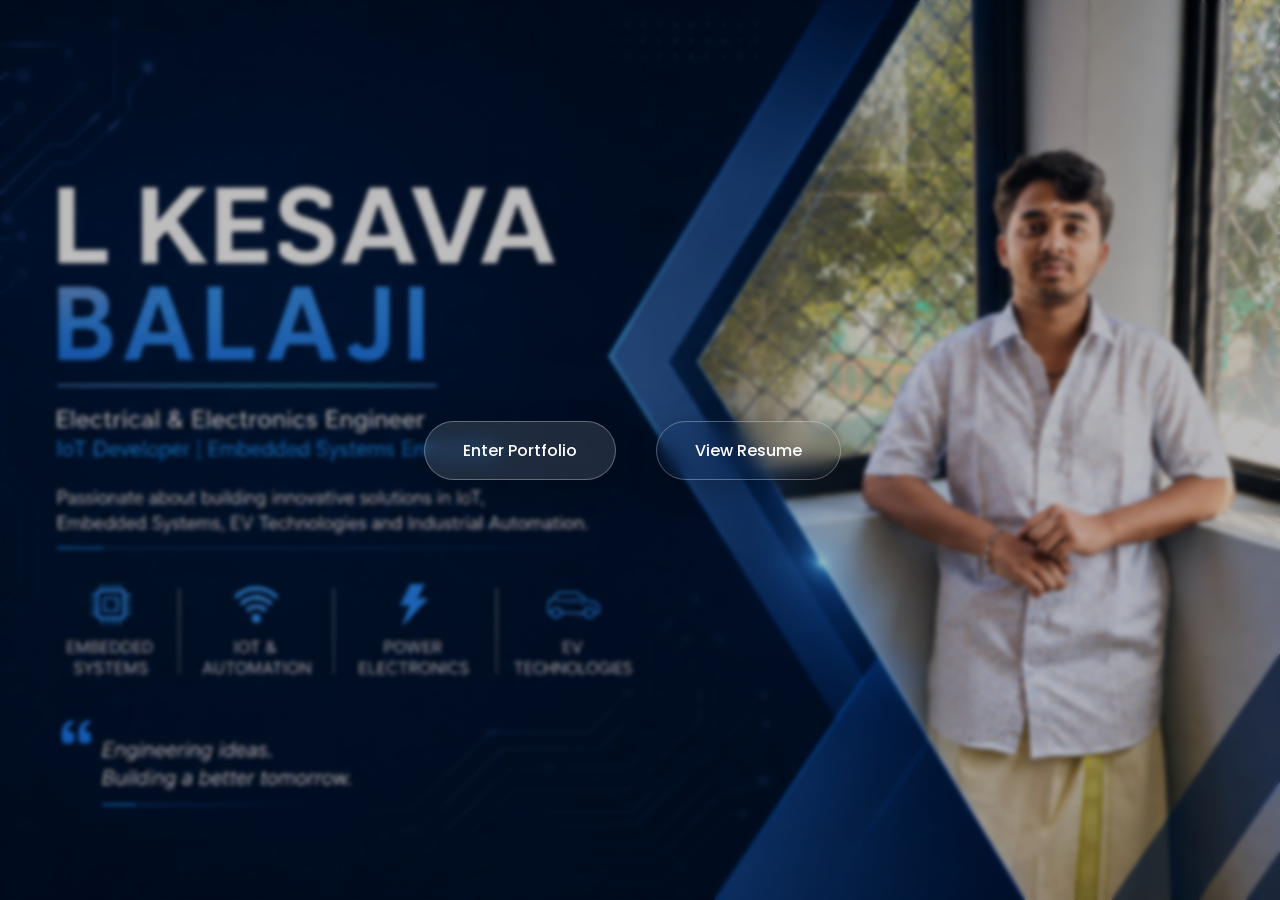
<file: index.html>
<!DOCTYPE html>
<html lang="en">
<head>

    <meta charset="UTF-8">
    <meta name="viewport" content="width=device-width, initial-scale=1.0">

    <title>Portfolio Landing Page</title>

    <link rel="stylesheet" href="style.css">

    <!-- Google Font -->
    <link href="https://fonts.googleapis.com/css2?family=Poppins:wght@300;400;500;600;700&display=swap" rel="stylesheet">

</head>

<body>
<style>body{

    width:100%;
    height:100vh;

    background-image:url('portfolio\ balaji.png');

    background-size:cover;
    background-position:center;
    background-repeat:no-repeat;

    overflow:hidden;

    position:relative;
}
</style>
    <!-- Background Overlay -->

    <div class="overlay"></div>

    <!-- Landing Content -->

    <div class="landing-container">

        <!-- Buttons -->

        <div class="button-group">

            <!-- Enter Portfolio -->

            <a href="home.html" class="btn">
                Enter Portfolio
            </a>

            <!-- View Resume -->

            <a href="L_KESAVA_BALAJI@RESUME.pdf"
               target="_blank"
               class="btn btn-outline">

                View Resume

            </a>

        </div>

    </div>

</body>
</html>
</file>
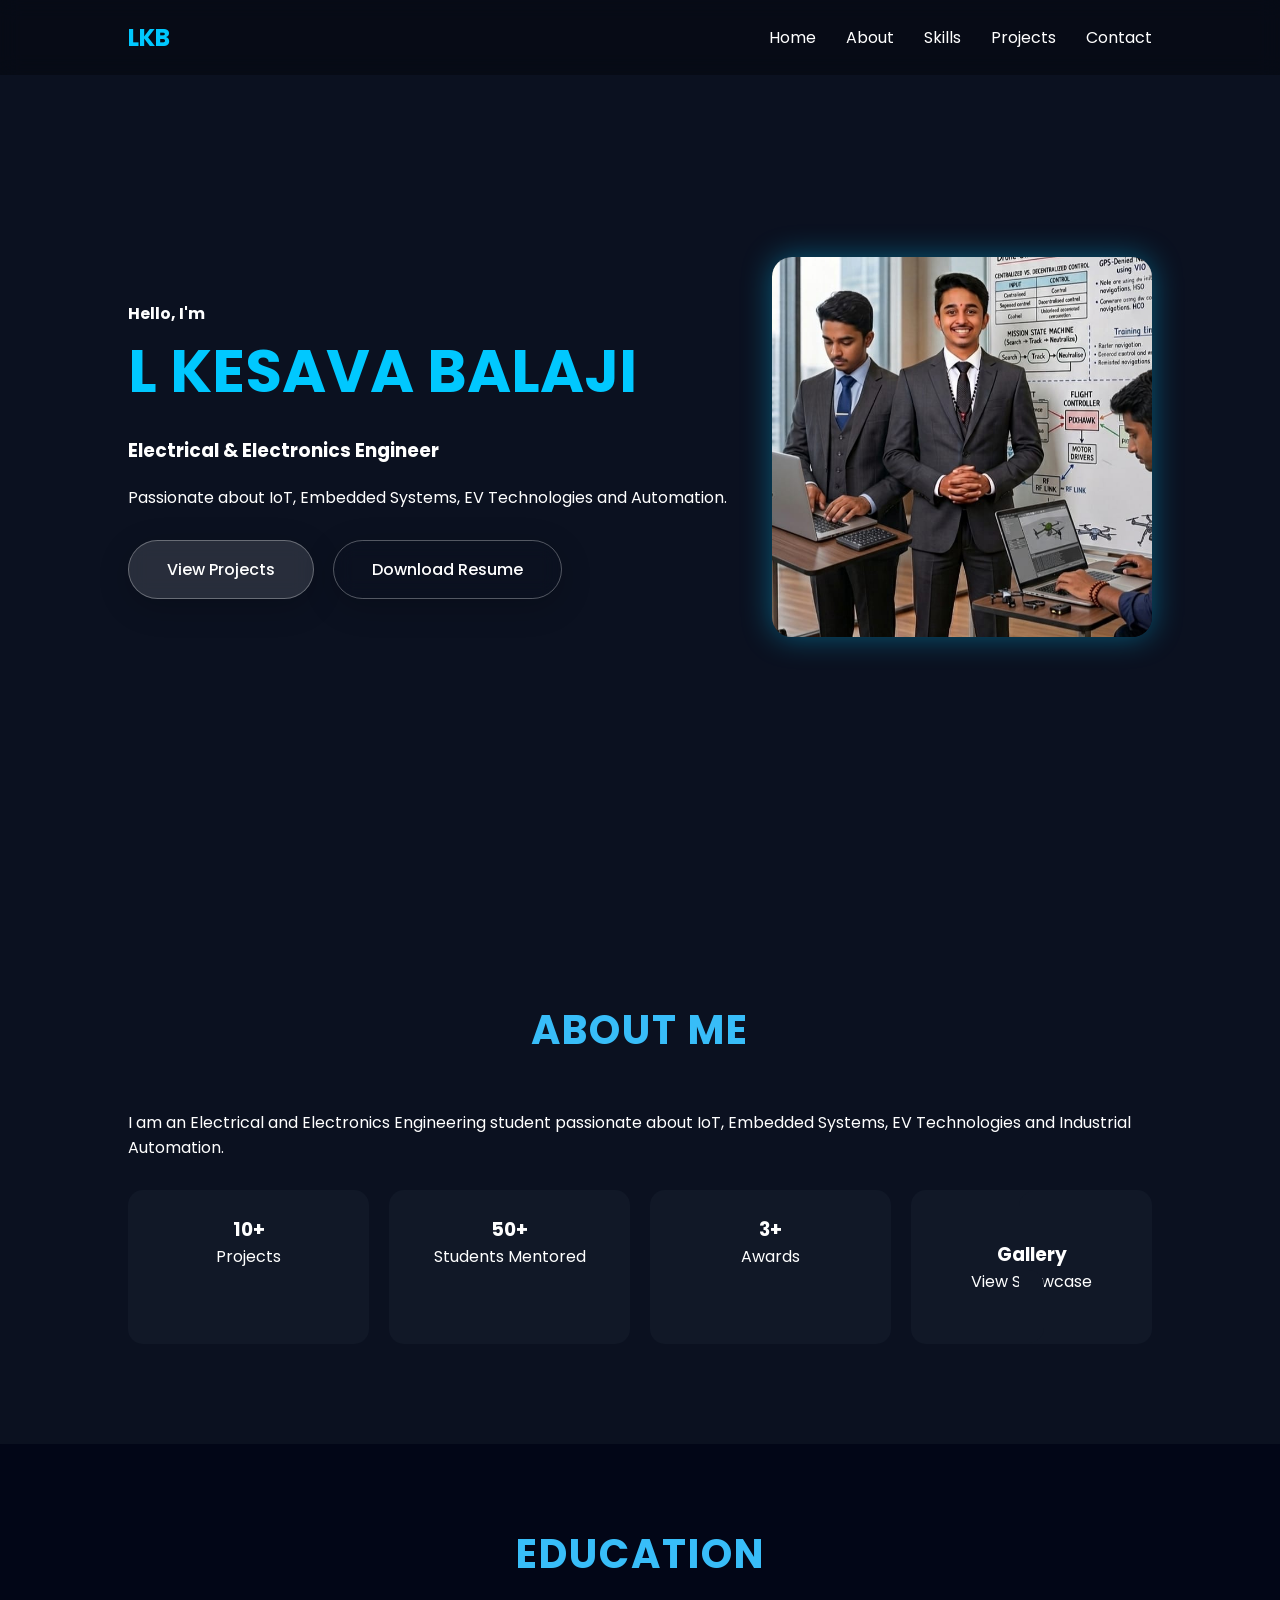
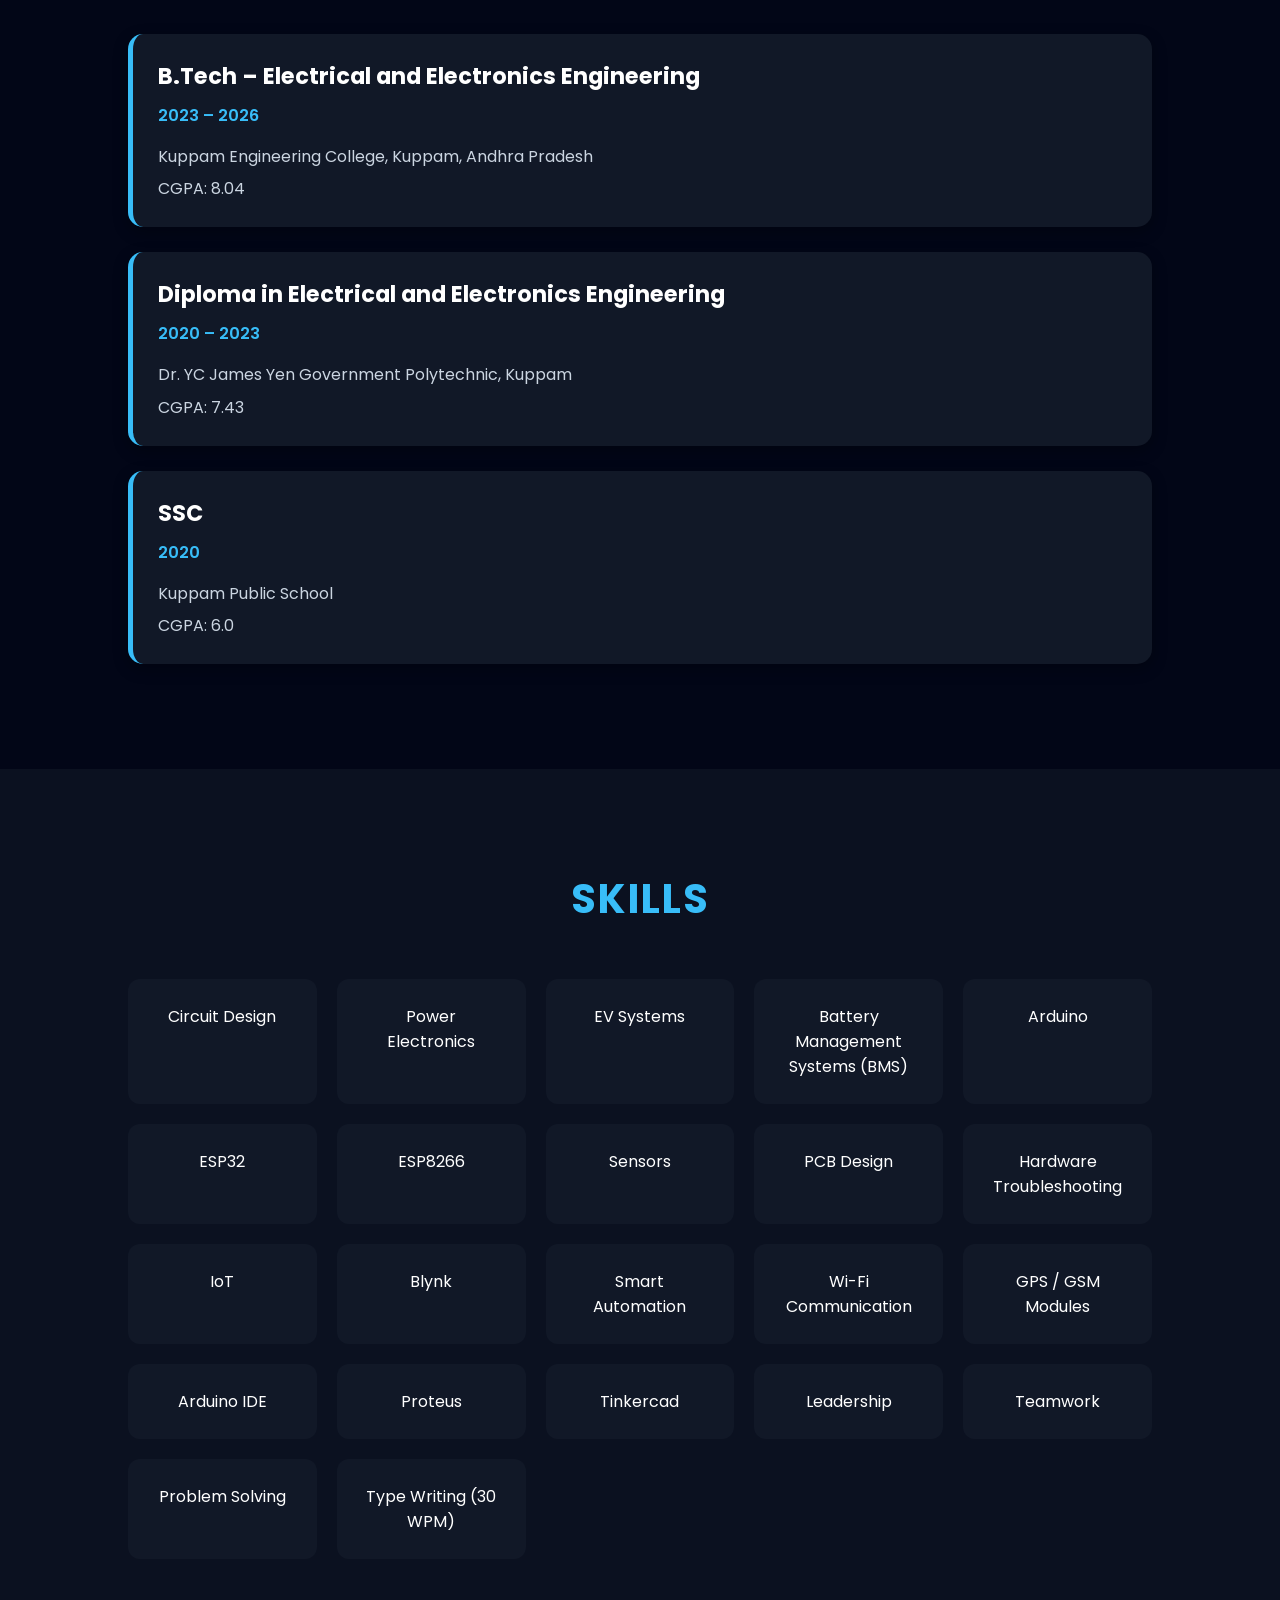
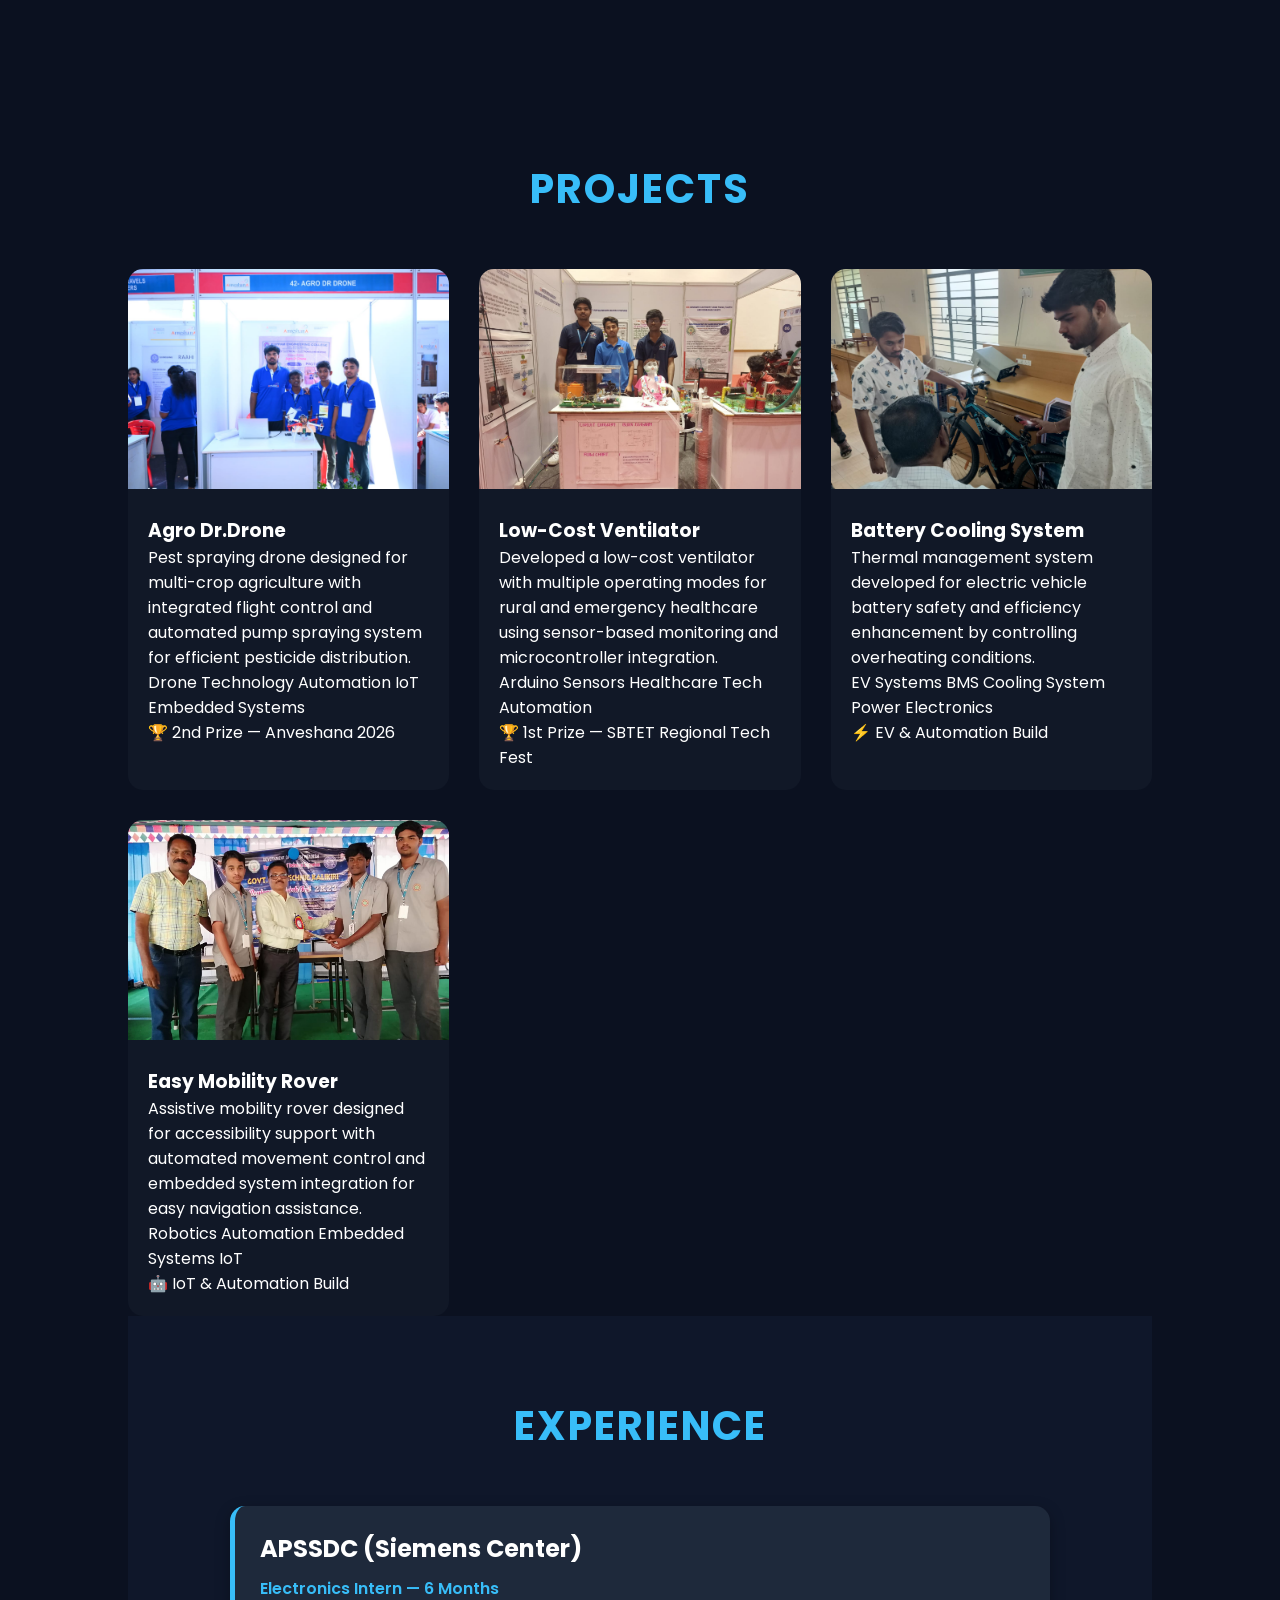
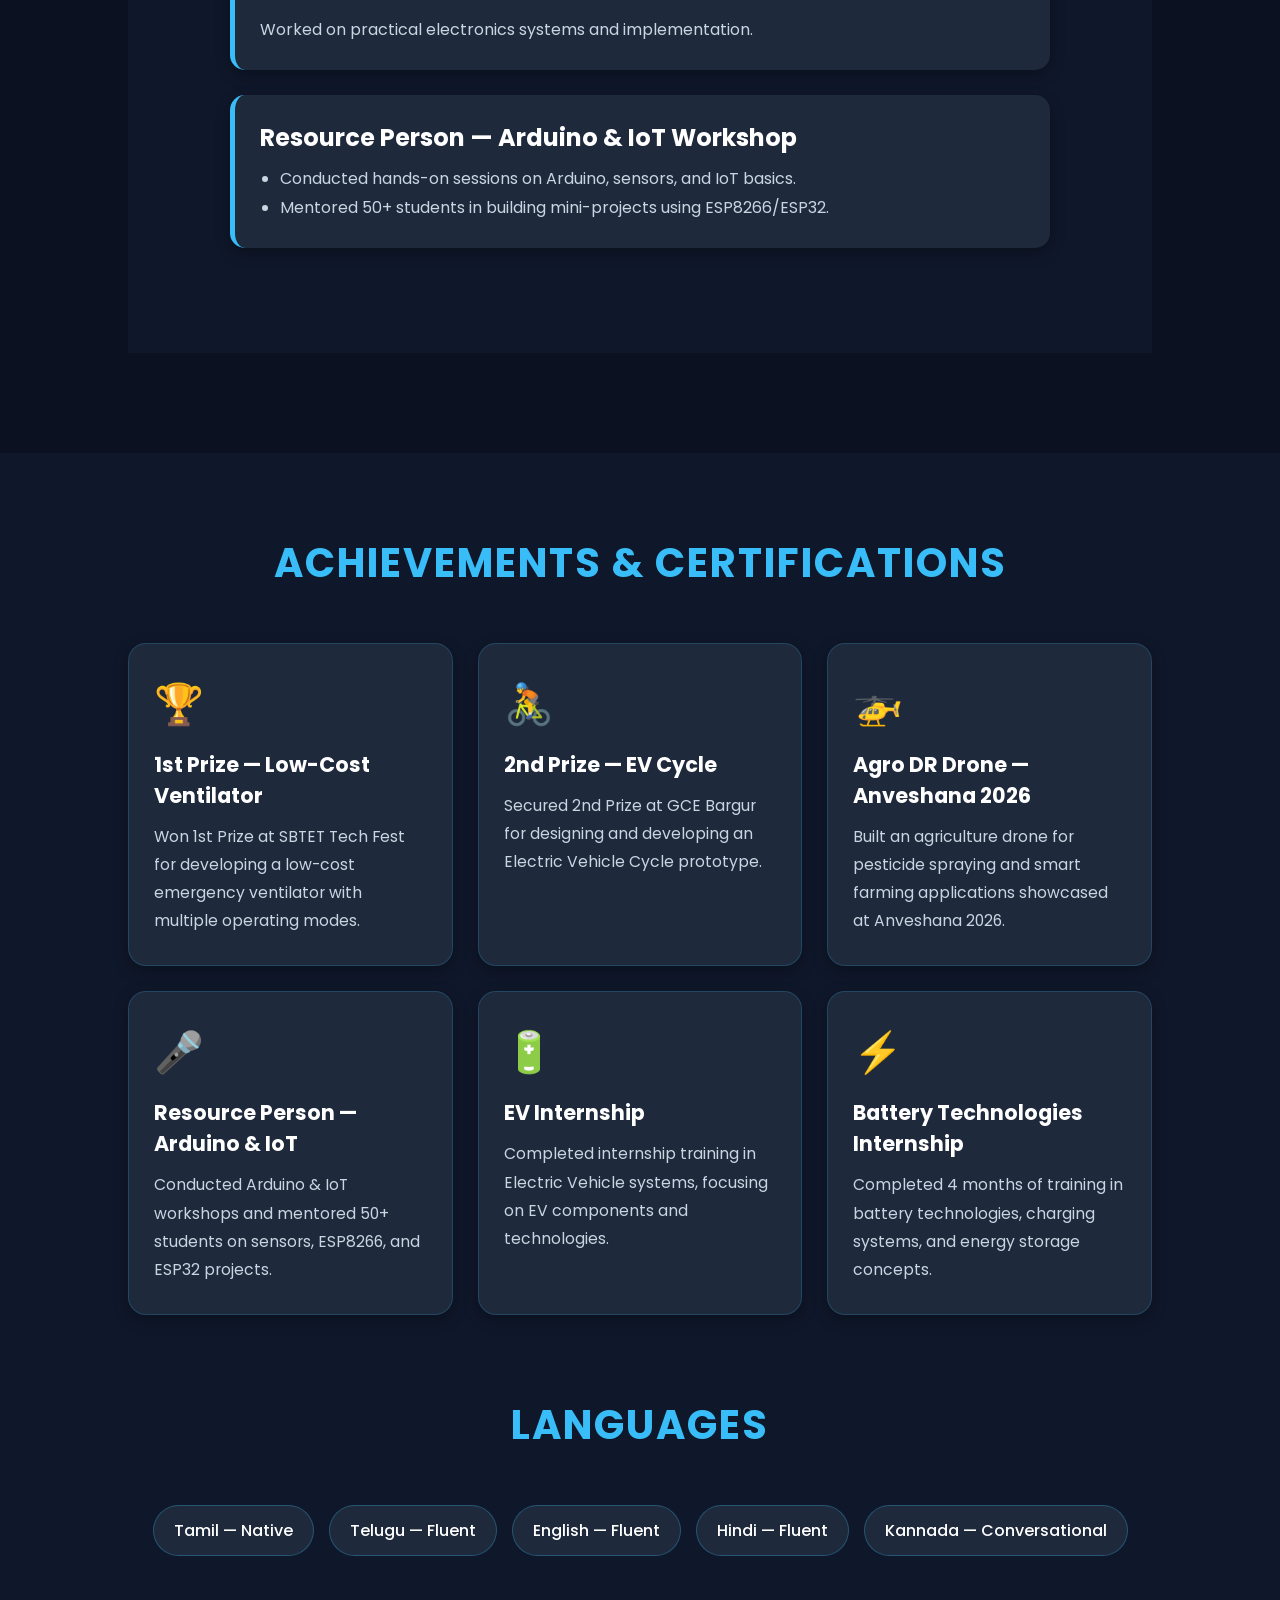
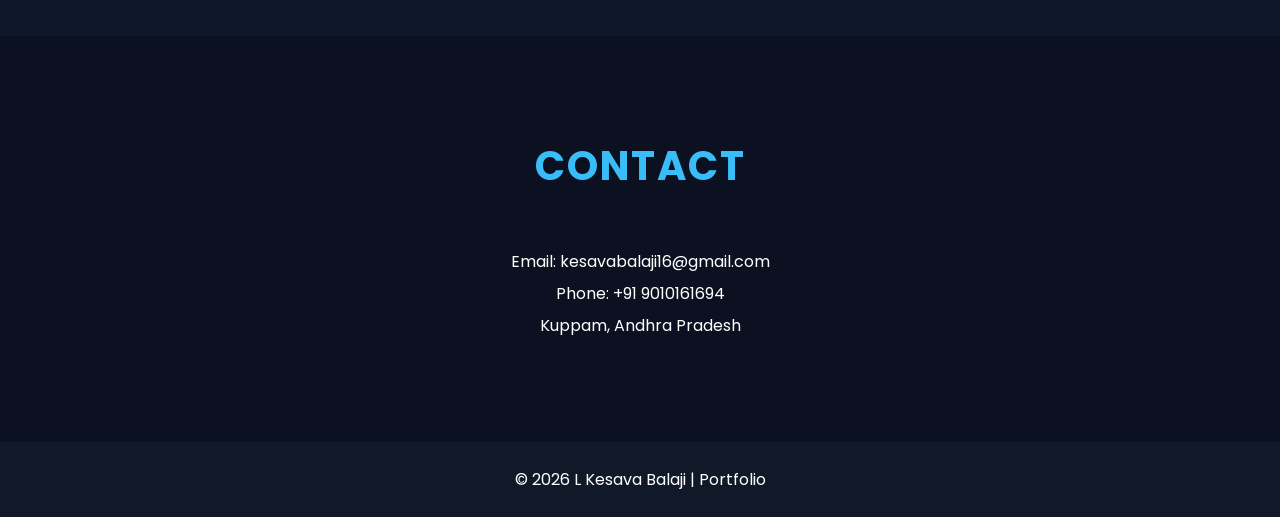
<file: home.html>
<!DOCTYPE html>
<html lang="en">
<head>
    <meta charset="UTF-8">
    <meta name="viewport" content="width=device-width, initial-scale=1.0">

    <title>L Kesava Balaji | Portfolio</title>

    <!-- CSS -->
    <link rel="stylesheet" href="style.css">

    <!-- Google Fonts -->
    <link href="https://fonts.googleapis.com/css2?family=Poppins:wght@300;400;500;600;700&display=swap" rel="stylesheet">

    <!-- Font Awesome -->
    <link rel="stylesheet"
    href="https://cdnjs.cloudflare.com/ajax/libs/font-awesome/6.5.1/css/all.min.css">
</head>
<body>

    <!-- ================= NAVBAR ================= -->

    <header class="navbar">
        <div class="logo">LKB</div>

        <nav>
            <ul class="nav-links">
                <li><a href="#home">Home</a></li>
                <li><a href="#about">About</a></li>
                <li><a href="#skills">Skills</a></li>
                <li><a href="#projects">Projects</a></li>
                <li><a href="#contact">Contact</a></li>
            </ul>
        </nav>
    </header>

    <!-- ================= HERO SECTION ================= -->

    <section class="hero" id="home">

        <div class="hero-content">

            <h4>Hello, I'm</h4>

            <h1>L KESAVA BALAJI</h1>

            <h3>
                Electrical & Electronics Engineer
            </h3>

            <p>
                Passionate about IoT, Embedded Systems,
                EV Technologies and Automation.
            </p>

            <div class="hero-buttons">
                <a href="#projects" class="btn">View Projects</a>

                <a href="L_KESAVA_BALAJI@RESUME.pdf"
                class="btn btn-outline" download>
                Download Resume
                </a>
            </div>

        </div>

        <div class="hero-image">
            <img src="profile.jpeg" alt="profile">
        </div>

    </section>

    <!-- ================= ABOUT ================= -->

    <section class="about" id="about">

        <h2 class="section-title">About Me</h2>

        <div class="about-container">

            <div class="about-text">

                <p>
                    I am an Electrical and Electronics
                    Engineering student passionate about
                    IoT, Embedded Systems, EV Technologies
                    and Industrial Automation.
                </p>

                <div class="about-cards">

                    <div class="card">
                        <h3>10+</h3>
                        <p>Projects</p>
                    </div>

                    <div class="card">
                        <h3>50+</h3>
                        <p>Students Mentored</p>
                    </div>

                    <div class="card">
                        <h3>3+</h3>
                        <p>Awards</p>
                    </div>

                    <div class="card">
                        <a href="gallery.html" class="card gallery-card-link">

                            <h3>Gallery</h3>

                            <p>View Showcase</p>

                        </a>
                    </div>

                </div>

            </div>

        </div>

    </section>
<!-- EDUCATION SECTION -->
<section id="education" class="education-section">
    <div class="container">
        <h2 class="section-title">Education</h2>

        <div class="education-card">
            <h3>B.Tech – Electrical and Electronics Engineering</h3>
            <span class="edu-year">2023 – 2026</span>
            <p class="college">
                Kuppam Engineering College, Kuppam, Andhra Pradesh
            </p>
            <p class="cgpa">CGPA: 8.04</p>
        </div>

        <div class="education-card">
            <h3>Diploma in Electrical and Electronics Engineering</h3>
            <span class="edu-year">2020 – 2023</span>
            <p class="college">
                Dr. YC James Yen Government Polytechnic, Kuppam
            </p>
            <p class="cgpa">CGPA: 7.43</p>
        </div>

        <div class="education-card">
            <h3>SSC</h3>
            <span class="edu-year">2020</span>
            <p class="college">
                Kuppam Public School
            </p>
            <p class="cgpa">CGPA: 6.0</p>
        </div>
    </div>
</section>
    <!-- ================= SKILLS ================= -->

    <section class="skills" id="skills">

        <h2 class="section-title">Skills</h2>

        <div class="skills-container">

    <!-- Core Engineering -->

    <div class="skill-card">
        Circuit Design
    </div>

    <div class="skill-card">
        Power Electronics
    </div>

    <div class="skill-card">
        EV Systems
    </div>

    <div class="skill-card">
        Battery Management Systems (BMS)
    </div>

    <!-- Embedded & Hardware -->

    <div class="skill-card">
        Arduino
    </div>

    <div class="skill-card">
        ESP32
    </div>

    <div class="skill-card">
        ESP8266
    </div>

    <div class="skill-card">
        Sensors
    </div>

    <div class="skill-card">
        PCB Design
    </div>

    <div class="skill-card">
        Hardware Troubleshooting
    </div>

    <!-- IoT & Automation -->

    <div class="skill-card">
        IoT
    </div>

    <div class="skill-card">
        Blynk
    </div>

    <div class="skill-card">
        Smart Automation
    </div>

    <div class="skill-card">
        Wi-Fi Communication
    </div>

    <div class="skill-card">
        GPS / GSM Modules
    </div>

    <!-- Tools -->

    <div class="skill-card">
        Arduino IDE
    </div>

    <div class="skill-card">
        Proteus
    </div>

    <div class="skill-card">
        Tinkercad
    </div>

    <!-- Additional Skills -->

    <div class="skill-card">
        Leadership
    </div>

    <div class="skill-card">
        Teamwork
    </div>

    <div class="skill-card">
        Problem Solving
    </div>

    <div class="skill-card">
        Type Writing (30 WPM)
    </div>

</div>

    </section>

    <!-- ================= PROJECTS ================= -->

    <section class="projects" id="projects">

        <h2 class="section-title">Projects</h2>

      <div class="projects-container">

    <!-- PROJECT 1 -->

    <div class="project-card">

        <div class="project-image">

            <img src="achivements/1.jpeg"
            alt="Agro Dr Drone">

        </div>

        <div class="project-content">

            <h3>
                Agro Dr.Drone
            </h3>

            <p>
                Pest spraying drone designed for
                multi-crop agriculture with
                integrated flight control and
                automated pump spraying system
                for efficient pesticide distribution.
            </p>

            <div class="project-tech">

                <span>Drone Technology</span>
                <span>Automation</span>
                <span>IoT</span>
                <span>Embedded Systems</span>

            </div>

            <div class="project-award">

                🏆 2nd Prize — Anveshana 2026

            </div>

        </div>

    </div>

    <!-- PROJECT 2 -->

    <div class="project-card">

        <div class="project-image">

            <img src="achivements/10.jpeg"
            alt="Low Cost Ventilator">

        </div>

        <div class="project-content">

            <h3>
                Low-Cost Ventilator
            </h3>

            <p>
                Developed a low-cost ventilator
                with multiple operating modes
                for rural and emergency healthcare
                using sensor-based monitoring
                and microcontroller integration.
            </p>

            <div class="project-tech">

                <span>Arduino</span>
                <span>Sensors</span>
                <span>Healthcare Tech</span>
                <span>Automation</span>

            </div>

            <div class="project-award">

                🏆 1st Prize — SBTET Regional Tech Fest

            </div>

        </div>

    </div>

    <!-- PROJECT 3 -->

    <div class="project-card">

        <div class="project-image">

            <img src="achivements/2.jpeg"
            alt="Battery Cooling System">

        </div>

        <div class="project-content">

            <h3>
                Battery Cooling System
            </h3>

            <p>
                Thermal management system
                developed for electric vehicle
                battery safety and efficiency
                enhancement by controlling
                overheating conditions.
            </p>

            <div class="project-tech">

                <span>EV Systems</span>
                <span>BMS</span>
                <span>Cooling System</span>
                <span>Power Electronics</span>

            </div>

            <div class="project-award">

                ⚡ EV & Automation Build

            </div>

        </div>

    </div>

    <!-- PROJECT 4 -->

    <div class="project-card">

        <div class="project-image">

            <img src="achivements/11.jpeg"
            alt="Easy Mobility Rover">

        </div>

        <div class="project-content">

            <h3>
                Easy Mobility Rover
            </h3>

            <p>
                Assistive mobility rover designed
                for accessibility support with
                automated movement control and
                embedded system integration for
                easy navigation assistance.
            </p>

            <div class="project-tech">

                <span>Robotics</span>
                <span>Automation</span>
                <span>Embedded Systems</span>
                <span>IoT</span>

            </div>

            <div class="project-award">

                🤖 IoT & Automation Build

            </div>

        </div>

    </div>

</div>
<!-- EXPERIENCE SECTION -->
<section id="experience" class="experience-section">
    <div class="container">
        <h2 class="section-title">Experience</h2>

        <div class="experience-card">
            <h3>APSSDC (Siemens Center)</h3>
            <span class="role">Electronics Intern — 6 Months</span>
            <p>
                Worked on practical electronics systems and implementation.
            </p>
        </div>

        <div class="experience-card">
            <h3>Resource Person — Arduino & IoT Workshop</h3>
            <ul>
                <li>Conducted hands-on sessions on Arduino, sensors, and IoT basics.</li>
                <li>Mentored 50+ students in building mini-projects using ESP8266/ESP32.</li>
            </ul>
        </div>
    </div>
</section>
    </section>
<!-- ACHIEVEMENTS & CERTIFICATIONS SECTION -->
<section id="achievements" class="achievements-section">
    <div class="container">

        <h2 class="section-title">Achievements & Certifications</h2>

        <div class="achievement-grid">

            <div class="achievement-card">
                <div class="icon">🏆</div>
                <h3>1st Prize — Low-Cost Ventilator</h3>
                <p>
                    Won 1st Prize at SBTET Tech Fest for developing a
                    low-cost emergency ventilator with multiple operating modes.
                </p>
            </div>

            <div class="achievement-card">
                <div class="icon">🚴</div>
                <h3>2nd Prize — EV Cycle</h3>
                <p>
                    Secured 2nd Prize at GCE Bargur for designing and
                    developing an Electric Vehicle Cycle prototype.
                </p>
            </div>

            <div class="achievement-card">
                <div class="icon">🚁</div>
                <h3>Agro DR Drone — Anveshana 2026</h3>
                <p>
                    Built an agriculture drone for pesticide spraying and
                    smart farming applications showcased at Anveshana 2026.
                </p>
            </div>

            <div class="achievement-card">
                <div class="icon">🎤</div>
                <h3>Resource Person — Arduino & IoT</h3>
                <p>
                    Conducted Arduino & IoT workshops and mentored
                    50+ students on sensors, ESP8266, and ESP32 projects.
                </p>
            </div>

            <div class="achievement-card">
                <div class="icon">🔋</div>
                <h3>EV Internship</h3>
                <p>
                    Completed internship training in Electric Vehicle systems,
                    focusing on EV components and technologies.
                </p>
            </div>

            <div class="achievement-card">
                <div class="icon">⚡</div>
                <h3>Battery Technologies Internship</h3>
                <p>
                    Completed 4 months of training in battery technologies,
                    charging systems, and energy storage concepts.
                </p>
            </div>

        </div>

        <!-- LANGUAGES -->
        <div class="languages-container">
            <h2 class="section-title">Languages</h2>

            <div class="language-tags">
                <span>Tamil — Native</span>
                <span>Telugu — Fluent</span>
                <span>English — Fluent</span>
                <span>Hindi — Fluent</span>
                <span>Kannada — Conversational</span>
            </div>
        </div>

    </div>
</section>

    <!-- ================= CONTACT ================= -->

    <section class="contact" id="contact">

        <h2 class="section-title">Contact</h2>

        <div class="contact-container">

            <p>Email: kesavabalaji16@gmail.com</p>

            <p>Phone: +91 9010161694</p>

            <p>Kuppam, Andhra Pradesh</p>

        </div>

    </section>

    <!-- ================= FOOTER ================= -->

    <footer>

        <p>
            © 2026 L Kesava Balaji | Portfolio
        </p>

    </footer>

    <!-- JS -->
    <script src="script.js"></script>

</body>
</html>
</file>
<file: style.css>
*{
    margin:0;
    padding:0;
    box-sizing:border-box;
    font-family:'Poppins',sans-serif;
}

body{
    background:#0b1120;
    color:white;
    scroll-behavior:smooth;
}

/* NAVBAR */

.navbar{
    position:fixed;
    width:100%;
    top:0;
    left:0;
    padding:20px 10%;
    display:flex;
    justify-content:space-between;
    align-items:center;
    background:rgba(0,0,0,0.3);
    backdrop-filter:blur(10px);
    z-index:1000;
}

.logo{
    font-size:24px;
    font-weight:700;
    color:#00c8ff;
}

.nav-links{
    display:flex;
    list-style:none;
    gap:30px;
}

.nav-links a{
    color:white;
    text-decoration:none;
    transition:0.3s;
}

.nav-links a:hover{
    color:#00c8ff;
}

/* HERO */

.hero{
    min-height:100vh;
    display:flex;
    justify-content:space-between;
    align-items:center;
    padding:100px 10%;
}

.hero-content{
    max-width:600px;
}

.hero-content h1{
    font-size:60px;
    color:#00c8ff;
}

.hero-content h3{
    margin:20px 0;
}

.hero-buttons{
    margin-top:30px;
}

.btn{
    display:inline-block;
    padding:12px 25px;
    background:#00c8ff;
    color:#000;
    border-radius:8px;
    text-decoration:none;
    margin-right:15px;
    transition:0.3s;
}

.btn:hover{
    transform:translateY(-5px);
}

.btn-outline{
    background:transparent;
    border:2px solid #00c8ff;
    color:#00c8ff;
}

.hero-image img{
    width:380px;
    border-radius:20px;
    box-shadow:0 0 30px rgba(0,200,255,0.4);
}

/* SECTION */

section{
    padding:100px 10%;
}

.section-title{
    text-align:center;
    font-size:40px;
    margin-bottom:50px;
    color:#00c8ff;
}

/* ABOUT */

.about-cards{
    display:flex;
    gap:20px;
    margin-top:30px;
}

.card{
    background:#111827;
    padding:25px;
    border-radius:15px;
    flex:1;
    text-align:center;
}

/* SKILLS */

.skills-container{
    display:grid;
    grid-template-columns:repeat(auto-fit,minmax(180px,1fr));
    gap:20px;
}

.skill-card{
    background:#111827;
    padding:25px;
    text-align:center;
    border-radius:12px;
    transition:0.3s;
}

.skill-card:hover{
    transform:translateY(-8px);
    box-shadow:0 0 20px rgba(0,200,255,0.3);
}

/* PROJECTS */

.projects-container{
    display:grid;
    grid-template-columns:repeat(auto-fit,minmax(300px,1fr));
    gap:30px;
}

.project-card{
    background:#111827;
    border-radius:15px;
    overflow:hidden;
    transition:0.3s;
}

.project-card img{
    width:100%;
    height:220px;
    object-fit:cover;
}

.project-card:hover{
    transform:translateY(-10px);
}

.project-content{
    padding:20px;
}

/* CONTACT */

.contact-container{
    text-align:center;
    line-height:2;
}

/* FOOTER */

footer{
    text-align:center;
    padding:25px;
    background:#111827;
}

/* RESPONSIVE */

@media(max-width:900px){

    .hero{
        flex-direction:column;
        text-align:center;
        gap:50px;
    }

    .hero-content h1{
        font-size:42px;
    }

    .hero-image img{
        width:300px;
    }

    .about-cards{
        flex-direction:column;
    }

    .nav-links{
        display:none;
    }

}





/*landing page*/

/* RESET */

*{
    margin:0;
    padding:0;
    box-sizing:border-box;
    font-family:'Poppins',sans-serif;
}

/* BODY */

.gallery-card-link{

    text-decoration:none;

    color:white;

    transition:0.4s ease;
}

.gallery-card-link:hover{

    transform:
    translateY(-8px)
    scale(1.03);

    box-shadow:
    0 10px 30px rgba(0,200,255,0.25);
}
/* OVERLAY */

.overlay{

    position:absolute;
    width:100%;
    height:100%;

    background:rgba(0,0,0,0.25);

    backdrop-filter:blur(2px);
}

/* MAIN CONTAINER */

.landing-container{

    position:relative;

    width:100%;
    height:100vh;

    display:flex;
    justify-content:center;
    align-items:center;

    z-index:2;
}

/* BUTTON GROUP */

.button-group{

    display:flex;
    gap:25px;

    flex-wrap:wrap;

    justify-content:center;
    align-items:center;
}

/* BUTTONS */

.btn{

    padding:16px 38px;

    text-decoration:none;

    font-size:16px;
    font-weight:500;

    color:white;

    border-radius:50px;

    border:1px solid rgba(255,255,255,0.3);

    background:rgba(255,255,255,0.12);

    backdrop-filter:blur(10px);

    transition:0.4s ease;

    box-shadow:0 8px 32px rgba(0,0,0,0.2);
}

/* HOVER EFFECT */

.btn:hover{

    transform:translateY(-5px) scale(1.03);

    background:rgba(255,255,255,0.22);

    box-shadow:0 0 25px rgba(255,255,255,0.35);
}

/* OUTLINE BUTTON */

.btn-outline{

    background:transparent;
}

/* RESPONSIVE */

@media(max-width:768px){

    .button-group{

        flex-direction:column;
        gap:18px;
    }

    .btn{

        width:220px;
        text-align:center;
    }

}

/* EXPERIENCE SECTION */

.experience-section {
    padding: 80px 10%;
    background: #0f172a;
    color: #ffffff;
}

.section-title {
    font-size: 2.5rem;
    text-align: center;
    margin-bottom: 50px;
    color: #38bdf8;
    text-transform: uppercase;
    letter-spacing: 2px;
}

.experience-card {
    background: #1e293b;
    padding: 25px;
    border-radius: 15px;
    margin-bottom: 25px;
    transition: 0.3s ease;
    border-left: 5px solid #38bdf8;
    box-shadow: 0 5px 15px rgba(0,0,0,0.3);
}

.experience-card:hover {
    transform: translateY(-5px);
    box-shadow: 0 10px 20px rgba(56, 189, 248, 0.3);
}

.experience-card h3 {
    font-size: 1.5rem;
    margin-bottom: 10px;
    color: #ffffff;
}

.role {
    display: inline-block;
    margin-bottom: 15px;
    font-weight: 600;
    color: #38bdf8;
}

.experience-card p,
.experience-card li {
    font-size: 1rem;
    line-height: 1.8;
    color: #cbd5e1;
}

.experience-card ul {
    padding-left: 20px;
}

/* EDUCATION SECTION */

.education-section {
    padding: 80px 10%;
    background: #020617;
    color: #ffffff;
}

.section-title {
    font-size: 2.5rem;
    text-align: center;
    margin-bottom: 50px;
    color: #38bdf8;
    text-transform: uppercase;
    letter-spacing: 2px;
}

.education-card {
    background: #111827;
    padding: 25px;
    border-radius: 15px;
    margin-bottom: 25px;
    border-left: 5px solid #38bdf8;
    transition: 0.3s ease;
    box-shadow: 0 5px 15px rgba(0,0,0,0.3);
}

.education-card:hover {
    transform: translateY(-5px);
    box-shadow: 0 10px 20px rgba(56, 189, 248, 0.3);
}

.education-card h3 {
    font-size: 1.4rem;
    margin-bottom: 10px;
    color: #ffffff;
}

.edu-year {
    display: inline-block;
    margin-bottom: 10px;
    color: #38bdf8;
    font-weight: 600;
}

.college,
.cgpa {
    color: #cbd5e1;
    font-size: 1rem;
    margin-top: 5px;
    line-height: 1.7;
}

/* ACHIEVEMENTS SECTION */

.achievements-section {
    padding: 80px 10%;
    background: #0f172a;
    color: #ffffff;
}

.section-title {
    text-align: center;
    font-size: 2.5rem;
    margin-bottom: 50px;
    color: #38bdf8;
    letter-spacing: 2px;
    text-transform: uppercase;
}

/* GRID */

.achievement-grid {
    display: grid;
    grid-template-columns: repeat(auto-fit, minmax(280px, 1fr));
    gap: 25px;
}

/* CARD */

.achievement-card {
    background: #1e293b;
    padding: 30px 25px;
    border-radius: 18px;
    transition: 0.3s ease;
    border: 1px solid rgba(56, 189, 248, 0.2);
    box-shadow: 0 5px 15px rgba(0,0,0,0.3);
    position: relative;
    overflow: hidden;
}

.achievement-card:hover {
    transform: translateY(-8px);
    box-shadow: 0 12px 25px rgba(56, 189, 248, 0.3);
}

.achievement-card .icon {
    font-size: 2.5rem;
    margin-bottom: 15px;
}

.achievement-card h3 {
    font-size: 1.3rem;
    margin-bottom: 12px;
    color: #ffffff;
}

.achievement-card p {
    color: #cbd5e1;
    line-height: 1.8;
    font-size: 0.98rem;
}

/* LANGUAGES */

.languages-container {
    margin-top: 80px;
}

.language-tags {
    display: flex;
    flex-wrap: wrap;
    justify-content: center;
    gap: 15px;
}

.language-tags span {
    background: #1e293b;
    color: #ffffff;
    padding: 12px 20px;
    border-radius: 30px;
    border: 1px solid rgba(56, 189, 248, 0.3);
    transition: 0.3s ease;
    font-weight: 500;
}

.language-tags span:hover {
    background: #38bdf8;
    color: #0f172a;
    transform: scale(1.05);
}
</file>
